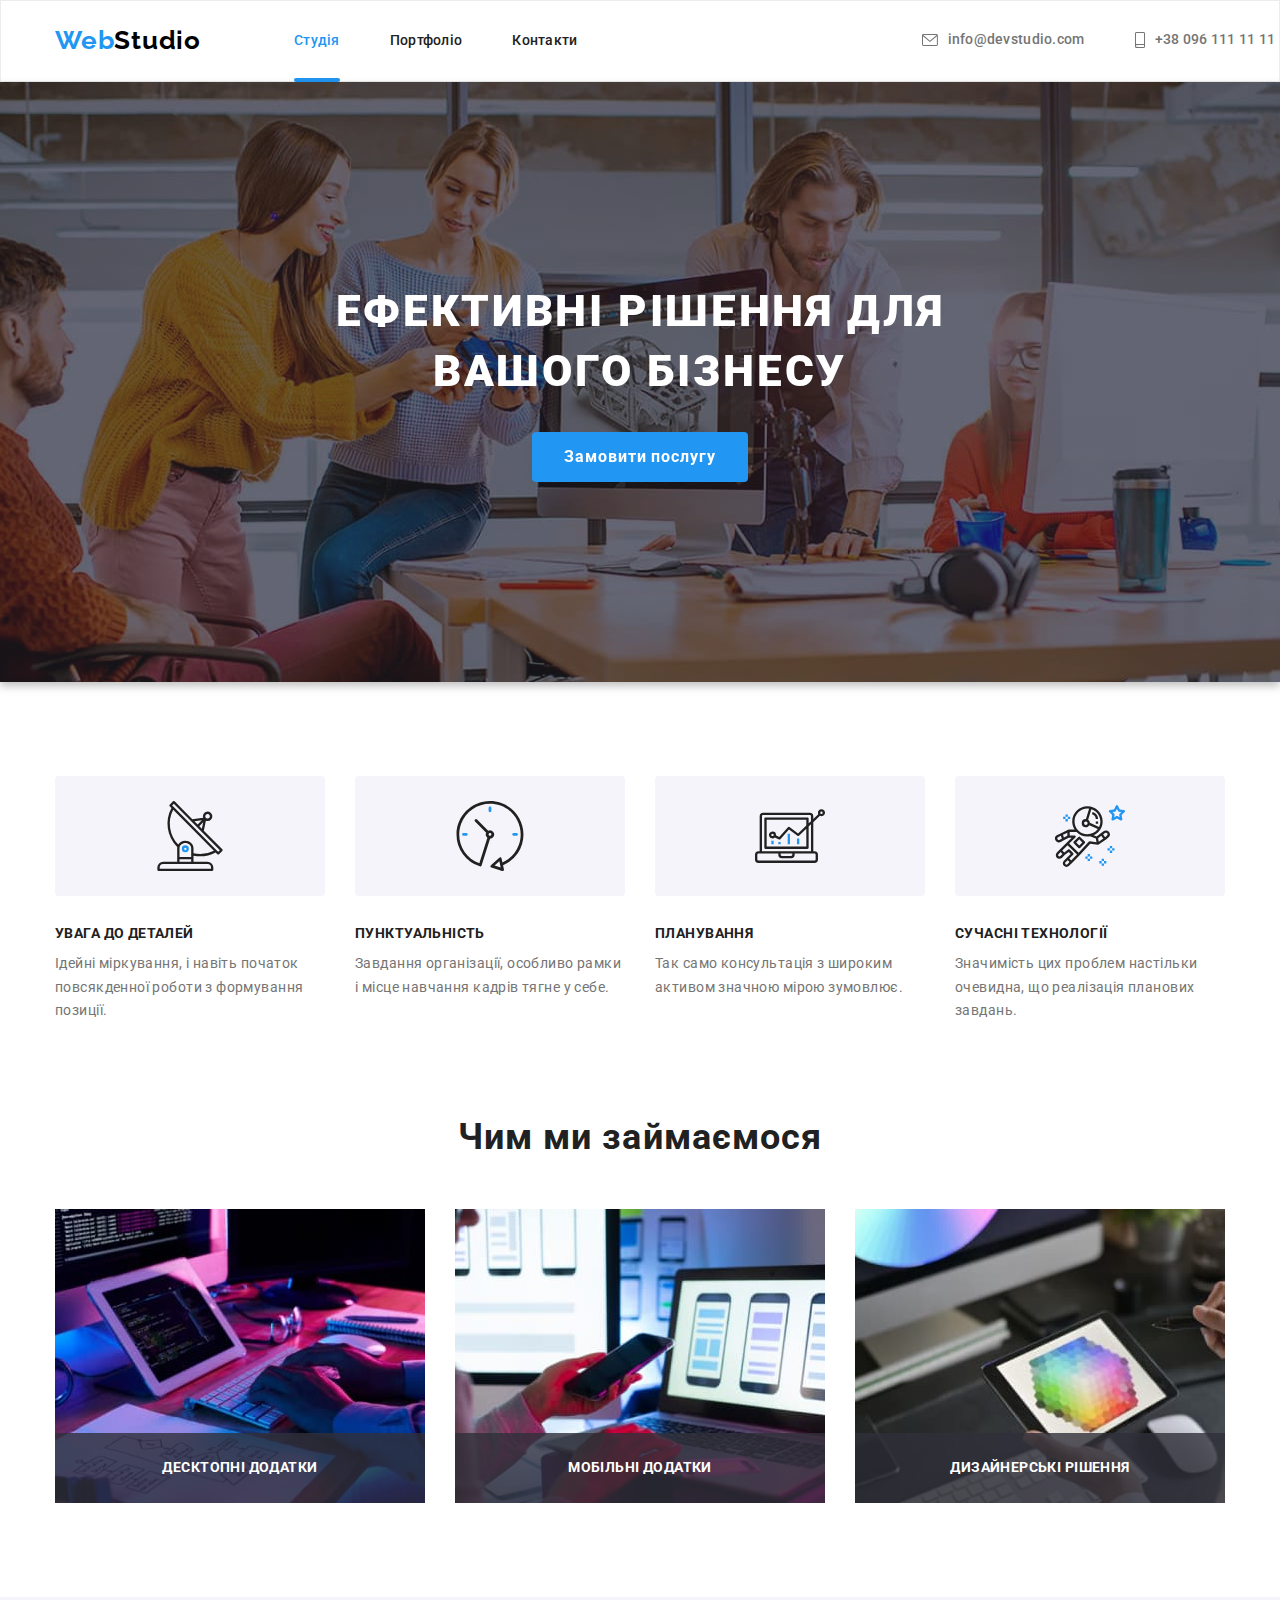
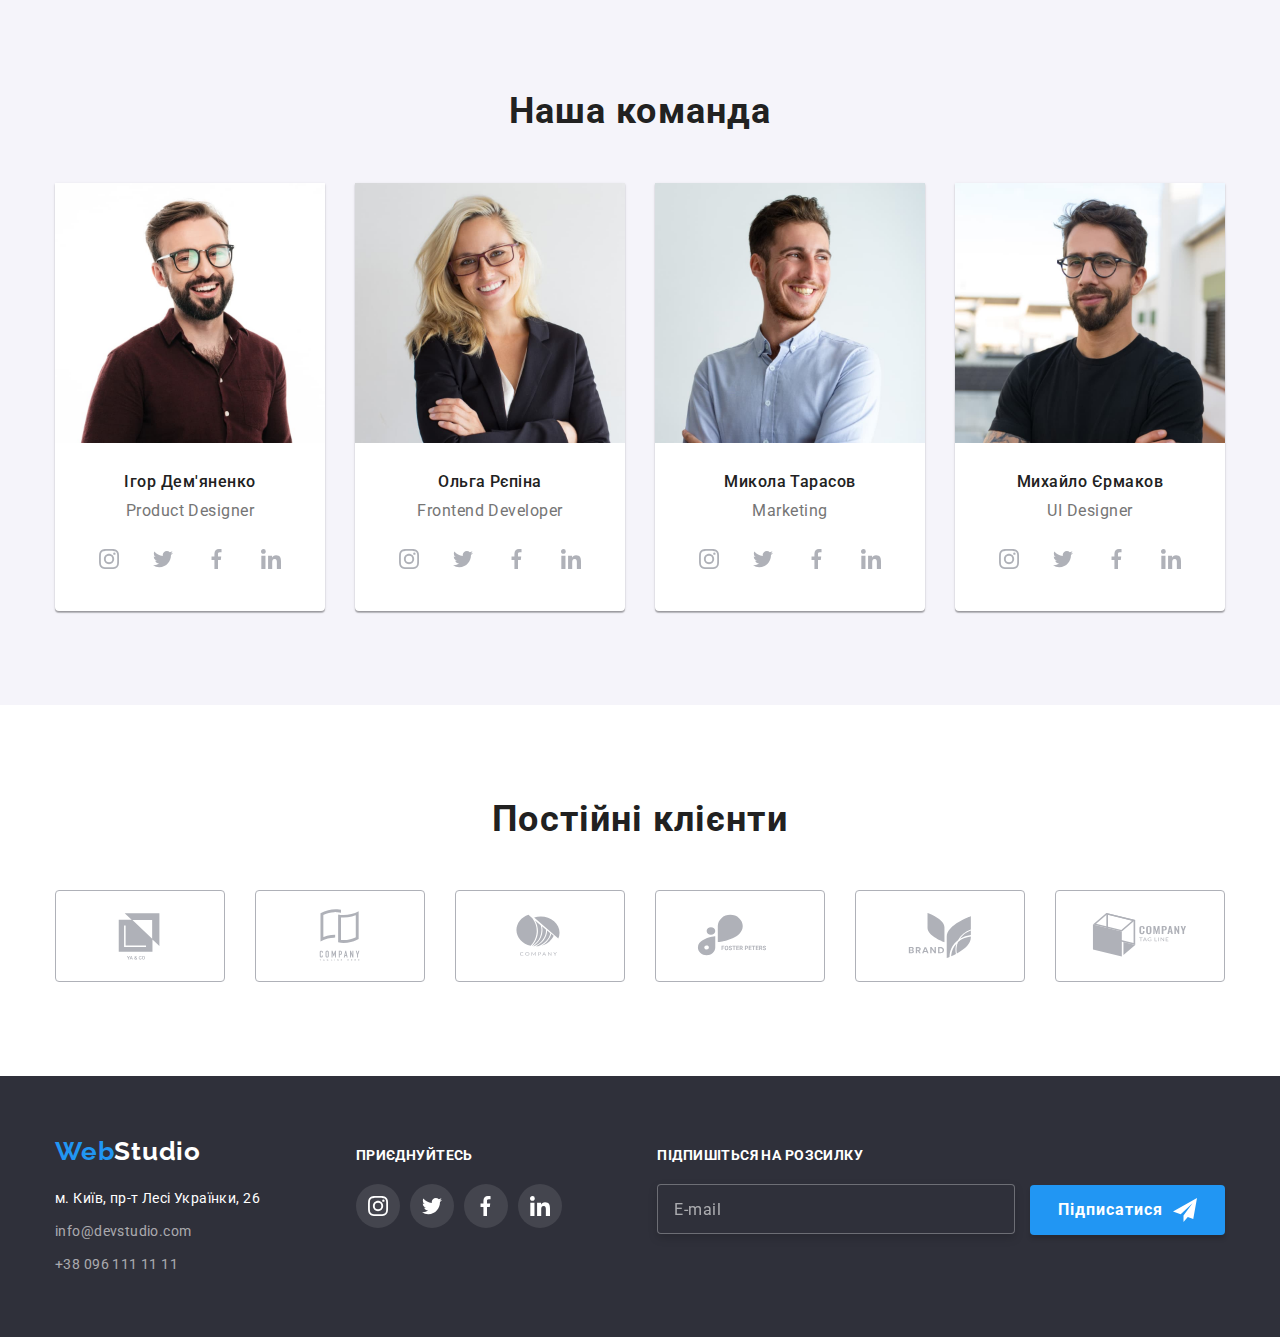
<file: index.html>
<!DOCTYPE html>
<html lang="uk">
  <head>
    <meta charset="UTF-8" />
    <meta http-equiv="X-UA-Compatible" content="IE=edge" />
    <meta name="viewport" content="width=device-width, initial-scale=1.0" />
    <title>Студія</title>
    <link rel="preconnect" href="https://fonts.googleapis.com" />
    <link rel="preconnect" href="https://fonts.gstatic.com" crossorigin />
    <link
      href="https://fonts.googleapis.com/css2?family=Raleway:wght@700&family=Roboto:wght@400;500;700;900&display=swap"
      rel="stylesheet"
    />
    <link
      rel="stylesheet"
      href="https://cdnjs.cloudflare.com/ajax/libs/modern-normalize/1.0.0/modern-normalize.min.css"
    />
    <link rel="stylesheet" href="./css/main.min.css" />
  </head>
  <body>
    <!--Шапка-->
    <header class="page__header">
      <!--Логотип-->
      <!--Навігація-->
      <div class="container container__header">
        <nav class="header__navigation">
          <a href="./index.html" class="header__logo"
            ><span class="web__logo">Web</span>Studio</a
          >
          <ul class="header__menu">
            <li>
              <a href="./index.html" class="header__link current">Студія</a>
            </li>
            <li>
              <a href="./portfolio.html" class="header__link">Портфоліо</a>
            </li>
            <li><a href="" class="header__link">Контакти</a></li>
          </ul>
        </nav>
        <!--Контакти-->
        <ul class="contacts__menu">
          <!--Посилання на email адресу-->
          <li>
            <a href="mailto:info@devstudio.com" class="contacts__link">
              <svg class="contacts__icon" width="16px" height="12px">
                <use href="./images/sprite.svg#envelope"></use>
              </svg>
              info@devstudio.com</a
            >
          </li>
          <!--Посилання на номер телефону-->
          <li>
            <a href="tel:+380961111111" class="contacts__link">
              <svg class="contacts__icon" width="10px" height="16px">
                <use href="./images/sprite.svg#smartphone"></use>
              </svg>
              +38 096 111 11 11</a
            >
          </li>
        </ul>
      </div>
    </header>
    <main class="main">
      <section class="section section__hero">
        <!--Герой-->
        <div class="container">
          <h1 class="hero__title">ЕФЕКТИВНІ РІШЕННЯ ДЛЯ ВАШОГО БІЗНЕСУ</h1>
          <button
            type="button"
            name="request-our-service"
            class="hero__button"
            data-modal-open
          >
            Замовити послугу
          </button>
        </div>
      </section>
      <!--Особливості-->
      <section class="section">
        <div class="container">
          <h2 class="visually__hidden">Особливості</h2>
          <ul class="peculiarities__list">
            <li class="peculiarities__item">
              <h3 class="peculiarities__title">УВАГА ДО ДЕТАЛЕЙ</h3>
              <p class="peculiarities__text">
                Ідейні міркування, і навіть початок повсякденної роботи з
                формування позиції.
              </p>
            </li>
            <li class="peculiarities__item">
              <h3 class="peculiarities__title">ПУНКТУАЛЬНІСТЬ</h3>
              <p class="peculiarities__text">
                Завдання організації, особливо рамки і місце навчання кадрів
                тягне у себе.
              </p>
            </li>
            <li class="peculiarities__item">
              <h3 class="peculiarities__title">ПЛАНУВАННЯ</h3>
              <p class="peculiarities__text">
                Так само консультація з широким активом значною мірою зумовлює.
              </p>
            </li>
            <li class="peculiarities__item">
              <h3 class="peculiarities__title">СУЧАСНІ ТЕХНОЛОГІЇ</h3>
              <p class="peculiarities__text">
                Значимість цих проблем настільки очевидна, що реалізація
                планових завдань.
              </p>
            </li>
          </ul>
        </div>
      </section>
      <!--Діяльність-->
      <section class="section section__activities">
        <div class="container">
          <h2 class="section__title">Чим ми займаємося</h2>
          <ul class="activities__list">
            <li>
              <div class="activities__thumb">
                <img
                  src="./images/desktop-apps.jpg"
                  alt="Десктопні додатки"
                  width="370"
                  class="activities__photo"
                />
                <div class="activities__actions">
                  <h3 class="activities__title">ДЕСКТОПНІ ДОДАТКИ</h3>
                </div>
              </div>
            </li>
            <li>
              <div class="activities__thumb">
                <img
                  src="./images/mobile-apps.jpg"
                  alt="Мобільні додатки"
                  width="370"
                  class="activities__photo"
                />
                <div class="activities__actions">
                  <h3 class="activities__title">МОБІЛЬНІ ДОДАТКИ</h3>
                </div>
              </div>
            </li>
            <li>
              <div class="activities__thumb">
                <img
                  src="./images/design-solutions.jpg"
                  alt="Дизайнерські рішення"
                  width="370"
                  class="activitie__-photo"
                />
                <div class="activities__actions">
                  <h3 class="activities__title">ДИЗАЙНЕРСЬКІ РІШЕННЯ</h3>
                </div>
              </div>
            </li>
          </ul>
        </div>
      </section>
      <!--Наша команда-->
      <section class="section section__team">
        <div class="container">
          <h2 class="section__title">Наша команда</h2>
          <ul class="team__list">
            <li class="team__card">
              <img
                src="./images/christopher-walker.jpg"
                alt="Ігор Дем'яненко"
                width="270"
                class="employee-photo"
              />
              <div class="team__thumb">
                <h3 class="team__employee">Ігор Дем'яненко</h3>
                <p lang="en" class="team__position">Product Designer</p>
                <ul class="joinus__employee">
                  <li class="joinus__item">
                    <a href="" class="joinus__link">
                      <svg class="joinus__icon">
                        <use href="./images/sprite.svg#instagram"></use>
                      </svg>
                    </a>
                  </li>
                  <li class="joinus__item">
                    <a href="" class="joinus__link">
                      <svg class="joinus__icon">
                        <use href="./images/sprite.svg#twitter"></use>
                      </svg>
                    </a>
                  </li>
                  <li class="joinus__item">
                    <a href="" class="joinus__link">
                      <svg class="joinus__icon">
                        <use href="./images/sprite.svg#facebook"></use>
                      </svg>
                    </a>
                  </li>
                  <li class="joinus__item">
                    <a href="" class="joinus__link">
                      <svg class="joinus__icon">
                        <use href="./images/sprite.svg#linkedin"></use>
                      </svg>
                    </a>
                  </li>
                </ul>
              </div>
            </li>
            <li class="team__card">
              <img
                src="./images/kylie-evans.jpg"
                alt="Ольга Рєпіна"
                width="270"
                class="employee-photo"
              />
              <div class="team__thumb">
                <h3 class="team__employee">Ольга Рєпіна</h3>
                <p lang="en" class="team__position">Frontend Developer</p>
                <ul class="joinus__employee">
                  <li class="joinus__item">
                    <a href="" class="joinus__link">
                      <svg class="joinus__icon" width="44px" height="44px">
                        <use
                          href="./images/sprite.svg#instagram"
                          width="20"
                          height="20"
                        ></use>
                      </svg>
                    </a>
                  </li>
                  <li class="joinus__item">
                    <a href="" class="joinus__link">
                      <svg class="joinus__icon" width="44" height="44">
                        <use
                          href="./images/sprite.svg#twitter"
                          width="20"
                          height="20"
                        ></use>
                      </svg>
                    </a>
                  </li>
                  <li class="joinus__item">
                    <a href="" class="joinus__link">
                      <svg class="joinus__icon" width="44" height="44">
                        <use
                          href="./images/sprite.svg#facebook"
                          width="20"
                          height="20"
                        ></use>
                      </svg>
                    </a>
                  </li>
                  <li class="joinus__item">
                    <a href="" class="joinus__link">
                      <svg class="joinus__icon" width="44" height="44">
                        <use
                          href="./images/sprite.svg#linkedin"
                          width="20"
                          height="20"
                        ></use>
                      </svg>
                    </a>
                  </li>
                </ul>
              </div>
            </li>
            <li class="team__card">
              <img
                src="./images/ryan-harris.jpg"
                alt="Микола Тарасов"
                width="270"
                class="employee-photo"
              />
              <div class="team__thumb">
                <h3 class="team__employee">Микола Тарасов</h3>
                <p lang="en" class="team__position">Marketing</p>
                <ul class="joinus__employee">
                  <li class="joinus__item">
                    <a href="" class="joinus__link">
                      <svg class="joinus__icon" width="44px" height="44px">
                        <use
                          href="./images/sprite.svg#instagram"
                          width="20"
                          height="20"
                        ></use>
                      </svg>
                    </a>
                  </li>
                  <li class="joinus__item">
                    <a href="" class="joinus__link">
                      <svg class="joinus__icon" width="44" height="44">
                        <use
                          href="./images/sprite.svg#twitter"
                          width="20"
                          height="20"
                        ></use>
                      </svg>
                    </a>
                  </li>
                  <li class="joinus__item">
                    <a href="" class="joinus__link">
                      <svg class="joinus__icon" width="44" height="44">
                        <use
                          href="./images/sprite.svg#facebook"
                          width="20"
                          height="20"
                        ></use>
                      </svg>
                    </a>
                  </li>
                  <li class="joinus__item">
                    <a href="" class="joinus__link">
                      <svg class="joinus__icon" width="44" height="44">
                        <use
                          href="./images/sprite.svg#linkedin"
                          width="20"
                          height="20"
                        ></use>
                      </svg>
                    </a>
                  </li>
                </ul>
              </div>
            </li>
            <li class="team__card">
              <img
                src="./images/tyler-moore.jpg"
                alt="Михайло Єрмаков"
                width="270"
                class="employee-photo"
              />
              <div class="team__thumb">
                <h3 class="team__employee">Михайло Єрмаков</h3>
                <p lang="en" class="team__position">UI Designer</p>
                <ul class="joinus__employee">
                  <li class="joinus__item">
                    <a href="" class="joinus__link">
                      <svg class="joinus__icon" width="44px" height="44px">
                        <use
                          href="./images/sprite.svg#instagram"
                          width="20"
                          height="20"
                        ></use>
                      </svg>
                    </a>
                  </li>
                  <li class="joinus__item">
                    <a href="" class="joinus__link">
                      <svg class="joinus__icon" width="44" height="44">
                        <use
                          href="./images/sprite.svg#twitter"
                          width="20"
                          height="20"
                        ></use>
                      </svg>
                    </a>
                  </li>
                  <li class="joinus__item">
                    <a href="" class="joinus__link">
                      <svg class="joinus__icon" width="44" height="44">
                        <use
                          href="./images/sprite.svg#facebook"
                          width="20"
                          height="20"
                        ></use>
                      </svg>
                    </a>
                  </li>
                  <li class="joinus__item">
                    <a href="" class="joinus__link">
                      <svg class="joinus__icon" width="44" height="44">
                        <use
                          href="./images/sprite.svg#linkedin"
                          width="20"
                          height="20"
                        ></use>
                      </svg>
                    </a>
                  </li>
                </ul>
              </div>
            </li>
          </ul>
        </div>
      </section>
      <!-- Клієнти -->
      <section class="section">
        <div class="container">
          <h2 class="section__title">Постійні клієнти</h2>
          <ul class="clients__list">
            <li>
              <a href="" class="clients__link">
                <svg width="106" height="60">
                  <use href="./images/sprite.svg#yako"></use>
                </svg>
              </a>
            </li>
            <li>
              <a href="" class="clients__link">
                <svg width="106" height="60">
                  <use href="./images/sprite.svg#company"></use>
                </svg>
              </a>
            </li>
            <li>
              <a href="" class="clients__link">
                <svg width="106" height="60">
                  <use href="./images/sprite.svg#company-second"></use>
                </svg>
              </a>
            </li>
            <li>
              <a href="" class="clients__link">
                <svg width="106" height="60">
                  <use href="./images/sprite.svg#foster-peters"></use>
                </svg>
              </a>
            </li>
            <li>
              <a href="" class="clients__link">
                <svg width="106" height="60">
                  <use href="./images/sprite.svg#brand"></use>
                </svg>
              </a>
            </li>
            <li>
              <a href="" class="clients__link">
                <svg width="106" height="60">
                  <use href="./images/sprite.svg#company-third"></use>
                </svg>
              </a>
            </li>
          </ul>
        </div>
      </section>
    </main>
    <footer class="footer">
      <div class="container container__footer">
        <div class="logo-adress">
          <a href="./index.html" lang="en" class="footer__logo"
            ><span class="web__logo">Web</span>Studio</a
          >
          <address>
            <!--Адреса-->
            <ul class="footer__list">
              <li>
                <a
                  href="https://www.google.com/maps/place/%D0%B1%D1%83%D0%BB.+%D0%9B%D0%B5%D1%81%D0%B8+%D0%A3%D0%BA%D1%80%D0%B0%D0%B8%D0%BD%D0%BA%D0%B8,+26,+%D0%9A%D0%B8%D0%B5%D0%B2,+02000/@50.4265411,30.5382865,18.82z/data=!4m5!3m4!1s0x40d4cf0e033ecbe9:0x57a4dffefec77da0!8m2!3d50.4265807!4d30.5383858"
                  target="_blank"
                  rel="noopener noreferrer nofollow"
                  class="footer__adress"
                  >м. Київ, пр-т Лесі Українки, 26</a
                >
              </li>
              <!--Посилання на email адресу-->
              <li>
                <a
                  href="mailto:info@devstudio.com"
                  class="footer__contacts mail"
                  >info@devstudio.com</a
                >
              </li>
              <!--Посилання на номер телефону-->
              <li>
                <a href="tel:+380961111111" class="footer__contacts tel"
                  >+38 096 111 11 11</a
                >
              </li>
            </ul>
          </address>
        </div>
        <div class="joinus">
          <h3 class="joinus__title">ПРИЄДНУЙТЕСЬ</h3>
          <ul class="joinus__list">
            <li class="joinus__item">
              <a href="" class="footer__joinus">
                <svg class="joinus__icon">
                  <use
                    href="./images/sprite.svg#instagram"
                    width="20"
                    height="20"
                  ></use>
                </svg>
              </a>
            </li>
            <li class="joinus__item">
              <a href="" class="footer__joinus">
                <svg class="joinus__icon">
                  <use href="./images/sprite.svg#twitter"></use>
                </svg>
              </a>
            </li>
            <li class="joinus__item">
              <a href="" class="footer__joinus">
                <svg class="joinus__icon">
                  <use href="./images/sprite.svg#facebook"></use>
                </svg>
              </a>
            </li>
            <li class="joinus__item">
              <a href="" class="footer__joinus">
                <svg class="joinus__icon">
                  <use href="./images/sprite.svg#linkedin"></use>
                </svg>
              </a>
            </li>
          </ul>
        </div>
        <div>
          <form action="">
            <label>
              <h3 class="subscribe__title">ПІДПИШІТЬСЯ НА РОЗСИЛКУ</h3>
              <input
                type="email"
                name="email"
                placeholder="E-mail"
                class="subscribe__input"
              />
            </label>
            <button type="submit" class="subscribe__button">
              Підписатися<svg class="subscribe__icon">
                <use href="./images/icons.svg#icon-send"></use>
              </svg>
            </button>
          </form>
        </div>
      </div>
    </footer>
    <div class="backdrop is-hidden" data-modal>
      <div class="modal">
        <button type="button" class="close__button" data-modal-close>
          <svg class="close__icon">
            <use href="./images/cross.svg#cross"></use>
          </svg>
        </button>
        <h3 class="modal__title">Залиште свої дані, ми вам передзвонимо</h3>
        <form>
          <label class="label__form">
            <span class="modal__formtitle">Ім'я</span>
            <div class="modal__field">
              <input
                type="text"
                name="username"
                placeholder=""
                class="modal__form"
              />
              <svg class="modal__icon">
                <use href="./images/icons.svg#person-black"></use>
              </svg>
            </div>
          </label>
          <label class="label__form">
            <span class="modal__formtitle">Телефон</span>
            <div class="modal__field">
              <input
                type="tel"
                name="phone_number"
                placeholder=""
                class="modal__form"
              />
              <svg class="modal__icon">
                <use href="./images/icons.svg#phone-black"></use>
              </svg>
            </div>
          </label>
          <label class="label__form">
            <span class="modal__formtitle">Пошта</span>
            <div class="modal__field">
              <input
                type="email"
                name="email"
                placeholder=""
                class="modal__form"
              />
              <svg class="modal__icon">
                <use href="./images/icons.svg#email-black"></use>
              </svg>
            </div>
          </label>
          <label class="label__comment">
            <span class="modal__formtitle">Коментар</span>
            <textarea
              name="comment"
              rows="7"
              class="modal__comment"
              placeholder="Введіть текст"
            ></textarea>
          </label>
          <label class="modal__chekbox">
            <input
              type="checkbox"
              name="topic"
              value="Погоджуюся з розсилкою та приймаю Умови договору"
              class="chekbox"
            />
            <svg class="chekbox__icon">
              <use></use>
            </svg>
            <p class="checkbox__text">
              Погоджуюся з розсилкою та приймаю
              <a href="" class="checkbox__agreement">Умови договору</a>
            </p>
          </label>
          <button type="submit" class="modal__button">Відправити</button>
        </form>
      </div>
    </div>
    <script src="./js/modal.js"></script>
  </body>
</html>
</file>
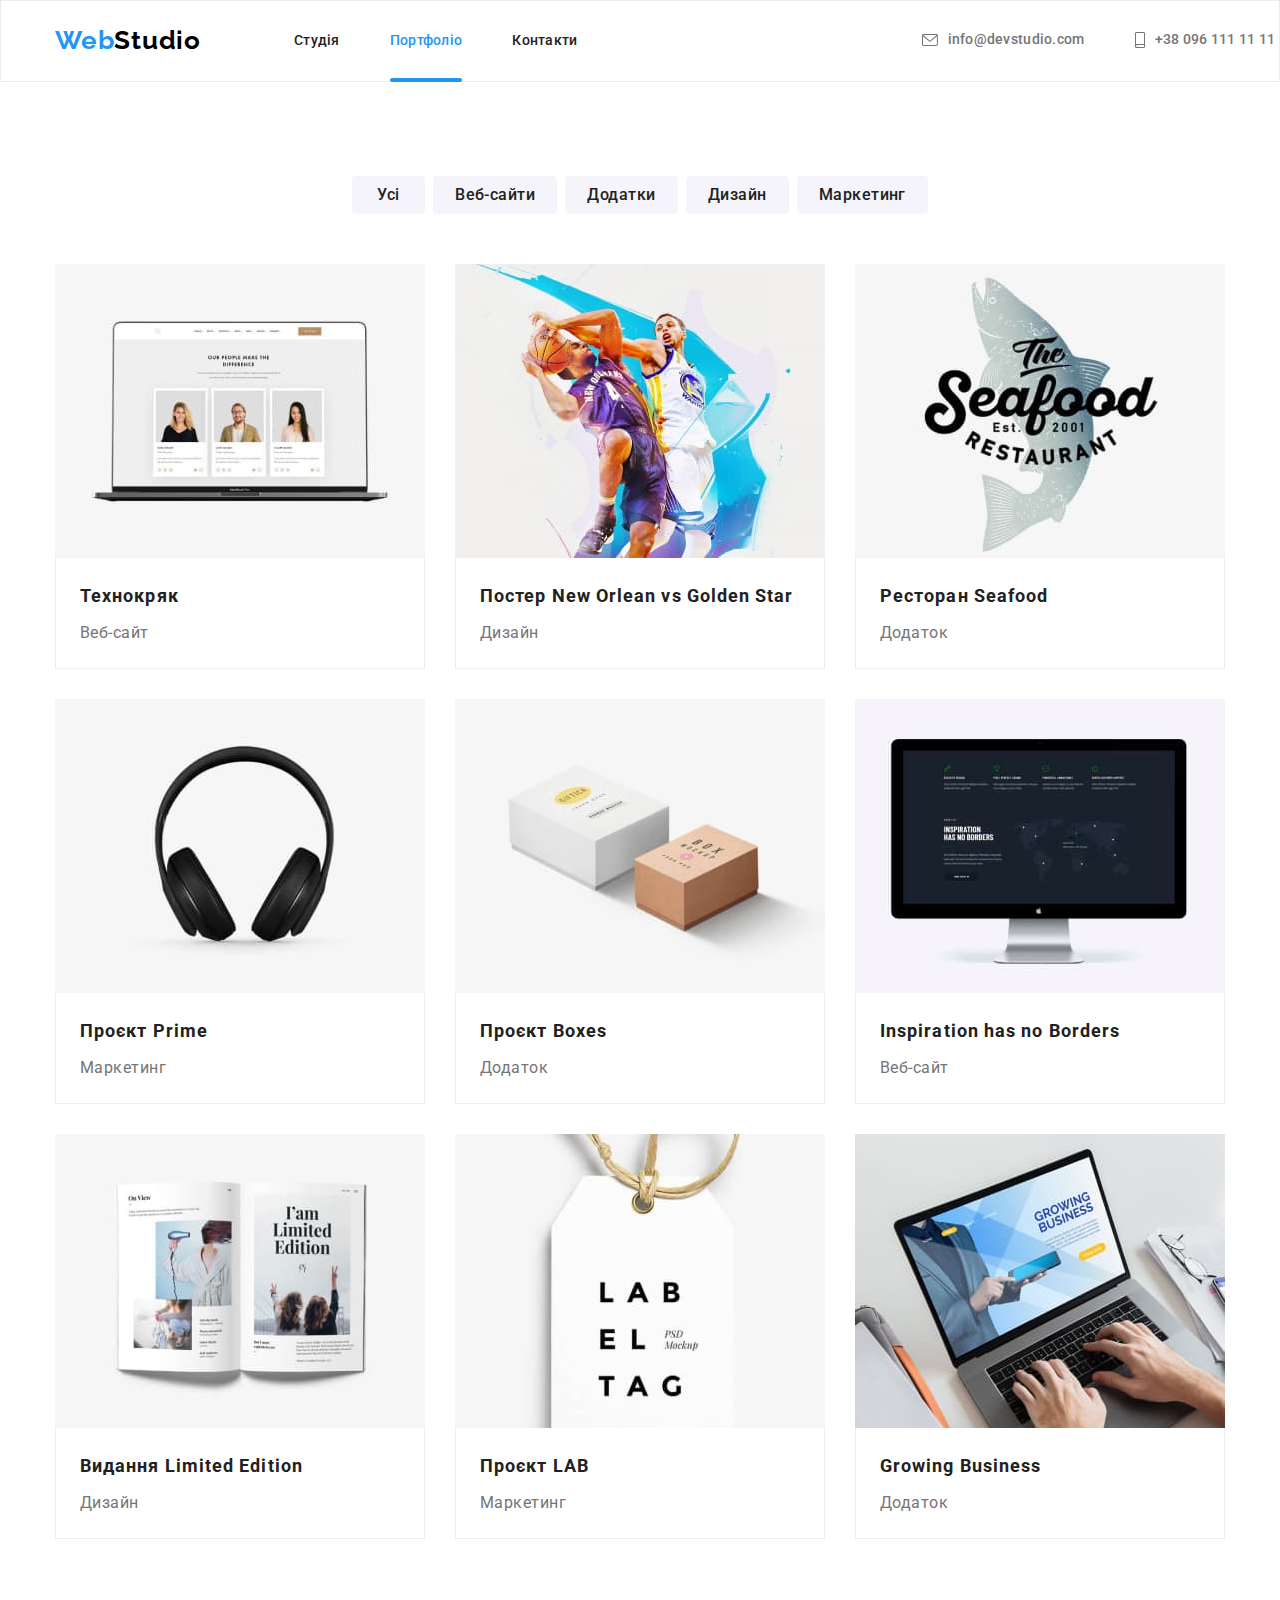
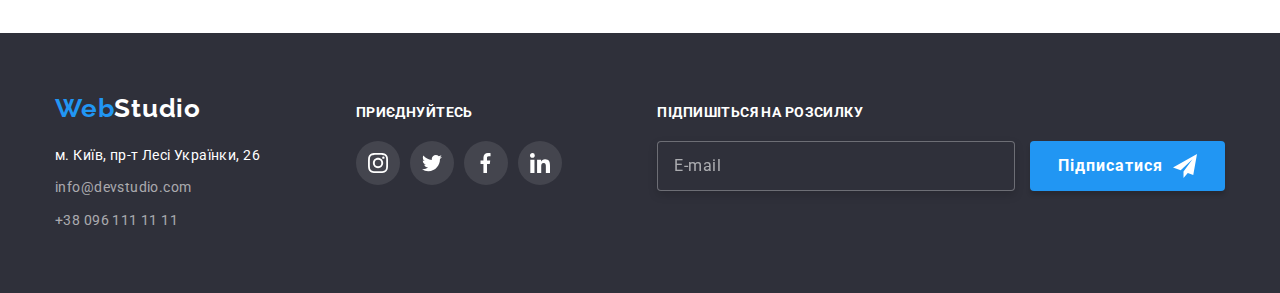
<file: portfolio.html>
<!DOCTYPE html>
<html lang="uk">
  <head>
    <meta charset="UTF-8" />
    <meta http-equiv="X-UA-Compatible" content="IE=edge" />
    <meta name="viewport" content="width=device-width, initial-scale=1.0" />
    <title>Студія</title>
    <link rel="preconnect" href="https://fonts.googleapis.com" />
    <link rel="preconnect" href="https://fonts.gstatic.com" crossorigin />
    <link
      href="https://fonts.googleapis.com/css2?family=Raleway:wght@700&family=Roboto:wght@400;500;700;900&display=swap"
      rel="stylesheet"
    />
    <link
      rel="stylesheet"
      href="https://cdnjs.cloudflare.com/ajax/libs/modern-normalize/1.0.0/modern-normalize.min.css"
    />
    <link rel="stylesheet" href="./css/main.min.css" />
  </head>
  <body>
    <!--Шапка-->
    <header class="page__header">
      <!--Логотип-->
      <!--Навігація-->
      <div class="container container__header">
        <nav class="header__navigation">
          <a href="./index.html" class="header__logo"
            ><span class="web__logo">Web</span>Studio</a
          >
          <ul class="header__menu">
            <li>
              <a href="./index.html" class="header__link">Студія</a>
            </li>
            <li>
              <a href="./portfolio.html" class="header__link current">Портфоліо</a>
            </li>
            <li><a href="" class="header__link">Контакти</a></li>
          </ul>
        </nav>
        <!--Контакти-->
        <ul class="contacts__menu">
          <!--Посилання на email адресу-->
          <li>
            <a href="mailto:info@devstudio.com" class="contacts__link">
              <svg class="contacts__icon" width="16px" height="12px">
                <use href="./images/sprite.svg#envelope"></use>
              </svg>
              info@devstudio.com</a
            >
          </li>
          <!--Посилання на номер телефону-->
          <li>
            <a href="tel:+380961111111" class="contacts__link">
              <svg class="contacts__icon" width="10px" height="16px">
                <use href="./images/sprite.svg#smartphone"></use>
              </svg>
              +38 096 111 11 11</a
            >
          </li>
        </ul>
      </div>
    </header>
    <!-- Мейн-головна частина -->
    <main>
      <!--Фільтри-->
      <section class="section portfolio">
        <div class="container">
          <h1 class="visually__hidden">Фільтри</h1>
          <ul class="filters__list">
            <li>
              <button type="button" name="Усі" class="filters__button">
                Усі
              </button>
            </li>
            <li>
              <button type="button" name="Веб-сайти" class="filters__button">
                Веб-сайти
              </button>
            </li>
            <li>
              <button type="button" name="Додатки" class="filters__button">
                Додатки
              </button>
            </li>
            <li>
              <button type="button" name="Дизайн" class="filters__button">
                Дизайн
              </button>
            </li>
            <li>
              <button type="button" name="Маркетинг" class="filters__button">
                Маркетинг
              </button>
            </li>
          </ul>
          <!--Проекты-->
          <ul class="products__list">
            <li class="products__card">
              <a href="" class="products__link">
                <div class="products__thumb">
                  <img
                    src="./images/technoduck.jpg"
                    alt="Технокряк"
                    width="370"
                    class="product-photo"
                  />
                  <div class="products__overlay">
                    <p class="overlay__text">
                      Ресурс пропонує комплексні пропозиції з різним рівнем
                      функціоналу та сервісів. Все це дозволить відвідувачу
                      отримати вичерпні відомості про компанію чи приватну
                      особу.
                    </p>
                  </div>
                </div>
                <div class="products__info">
                  <h3 class="products__name">Технокряк</h3>
                  <p class="products__text">Веб-сайт</p>
                </div>
              </a>
            </li>
            <li class="products__card">
              <a href="" class="products__link">
                <div class="products__thumb">
                  <img
                    src="./images/poster-new-orlean-vs-golden-star.jpg"
                    alt="Постер"
                    width="370"
                    class="product-photo"
                  />
                  <div class="products__overlay">
                    <p class="overlay__text">
                      Ресурс пропонує комплексні пропозиції з різним рівнем
                      функціоналу та сервісів. Все це дозволить відвідувачу
                      отримати вичерпні відомості про компанію чи приватну
                      особу.
                    </p>
                  </div>
                </div>
                <div class="products__info">
                  <h3 class="products__name">
                    Постер <span lang="en">New Orlean vs Golden Star</span>
                  </h3>
                  <p class="products__text">Дизайн</p>
                </div>
              </a>
            </li>
            <li class="products__card">
              <a href="" class="products__link">
                <div class="products__thumb">
                  <img
                    src="./images/seafood-restaurant.jpg"
                    alt="Ресторан"
                    width="370"
                    class="product-photo"
                  />
                  <div class="products__overlay">
                    <p class="overlay__text">
                      Ресурс пропонує комплексні пропозиції з різним рівнем
                      функціоналу та сервісів. Все це дозволить відвідувачу
                      отримати вичерпні відомості про компанію чи приватну
                      особу.
                    </p>
                  </div>
                </div>
                <div class="products__info">
                  <h3 class="products__name">
                    Ресторан <span lang="en">Seafood</span>
                  </h3>
                  <p class="products__text">Додаток</p>
                </div>
              </a>
            </li>
            <li class="products__card">
              <a href="" class="products__link">
                <div class="products__thumb">
                  <img
                    src="./images/project-prime.jpg"
                    alt="Проєкт Прайм"
                    width="370"
                    class="product-photo"
                  />
                  <div class="products__overlay">
                    <p class="overlay__text">
                      Ресурс пропонує комплексні пропозиції з різним рівнем
                      функціоналу та сервісів. Все це дозволить відвідувачу
                      отримати вичерпні відомості про компанію чи приватну
                      особу.
                    </p>
                  </div>
                </div>
                <div class="products__info">
                  <h3 class="products__name">
                    Проєкт <span lang="en">Prime</span>
                  </h3>
                  <p class="products__text">Маркетинг</p>
                </div>
              </a>
            </li>
            <li class="products__card">
              <a href="" class="products__link">
                <div class="products__thumb">
                  <img
                    src="./images/project-boxes.jpg"
                    alt="Проєкт Боксес"
                    width="370"
                    class="product-photo"
                  />
                  <div class="products__overlay">
                    <p class="overlay__text">
                      Ресурс пропонує комплексні пропозиції з різним рівнем
                      функціоналу та сервісів. Все це дозволить відвідувачу
                      отримати вичерпні відомості про компанію чи приватну
                      особу.
                    </p>
                  </div>
                </div>
                <div class="products__info">
                  <h3 class="products__name">
                    Проєкт <span lang="en">Boxes</span>
                  </h3>
                  <p class="products__text">Додаток</p>
                </div>
              </a>
            </li>
            <li class="products__card">
              <a href="" class="products__link">
                <div class="products__thumb">
                  <img
                    src="./images/inspiration-has-no-borders.jpg"
                    alt="Натхнення не має кордонів"
                    width="370"
                    class="product-photo"
                  />
                  <div class="products__overlay">
                    <p class="overlay__text">
                      Ресурс пропонує комплексні пропозиції з різним рівнем
                      функціоналу та сервісів. Все це дозволить відвідувачу
                      отримати вичерпні відомості про компанію чи приватну
                      особу.
                    </p>
                  </div>
                </div>
                <div class="products__info">
                  <h3 class="products__name" lang="en">
                    Inspiration has no Borders
                  </h3>
                  <p class="products__text">Веб-сайт</p>
                </div>
              </a>
            </li>
            <li class="products__card">
              <a href="" class="products__link">
                <div class="products__thumb">
                  <img
                    src="./images/limited-edition.jpg"
                    alt="Видання"
                    width="370"
                    class="product-photo"
                  />
                  <div class="products__overlay">
                    <p class="overlay__text">
                      Ресурс пропонує комплексні пропозиції з різним рівнем
                      функціоналу та сервісів. Все це дозволить відвідувачу
                      отримати вичерпні відомості про компанію чи приватну
                      особу.
                    </p>
                  </div>
                </div>
                <div class="products__info">
                  <h3 class="products__name">
                    Видання <span lang="en">Limited Edition</span>
                  </h3>
                  <p class="products__text">Дизайн</p>
                </div>
              </a>
            </li>
            <li class="products__card">
              <a href="" class="products__link">
                <div class="products__thumb">
                  <img
                    src="./images/project-lab.jpg"
                    alt="Проєкт ЛАБ"
                    width="370"
                    class="product-photo"
                  />
                  <div class="products__overlay">
                    <p class="overlay__text">
                      Ресурс пропонує комплексні пропозиції з різним рівнем
                      функціоналу та сервісів. Все це дозволить відвідувачу
                      отримати вичерпні відомості про компанію чи приватну
                      особу.
                    </p>
                  </div>
                </div>
                <div class="products__info">
                  <h3 class="products__name">
                    Проєкт <span lang="en">LAB</span>
                  </h3>
                  <p class="products__text">Маркетинг</p>
                </div>
              </a>
            </li>
            <li class="products__card">
              <a href="" class="products__link">
                <div class="products__thumb">
                  <img
                    src="./images/growing-business.jpg"
                    alt="Зростаючий Бізнес"
                    width="370"
                    class="product-photo"
                  />
                  <div class="products__overlay">
                    <p class="overlay__text">
                      Ресурс пропонує комплексні пропозиції з різним рівнем
                      функціоналу та сервісів. Все це дозволить відвідувачу
                      отримати вичерпні відомості про компанію чи приватну
                      особу.
                    </p>
                  </div>
                </div>
                <div class="products__info">
                  <h3 class="products__name" lang="en">Growing Business</h3>
                  <p class="products__text">Додаток</p>
                </div>
              </a>
            </li>
          </ul>
        </div>
      </section>
    </main>
    <footer class="footer">
      <div class="container container__footer">
        <div class="logo-adress">
          <a href="./index.html" lang="en" class="footer__logo"
            ><span class="web__logo">Web</span>Studio</a
          >
          <address>
            <!--Адреса-->
            <ul class="footer__list">
              <li>
                <a
                  href="https://www.google.com/maps/place/%D0%B1%D1%83%D0%BB.+%D0%9B%D0%B5%D1%81%D0%B8+%D0%A3%D0%BA%D1%80%D0%B0%D0%B8%D0%BD%D0%BA%D0%B8,+26,+%D0%9A%D0%B8%D0%B5%D0%B2,+02000/@50.4265411,30.5382865,18.82z/data=!4m5!3m4!1s0x40d4cf0e033ecbe9:0x57a4dffefec77da0!8m2!3d50.4265807!4d30.5383858"
                  target="_blank"
                  rel="noopener noreferrer nofollow"
                  class="footer__adress"
                  >м. Київ, пр-т Лесі Українки, 26</a
                >
              </li>
              <!--Посилання на email адресу-->
              <li>
                <a
                  href="mailto:info@devstudio.com"
                  class="footer__contacts mail"
                  >info@devstudio.com</a
                >
              </li>
              <!--Посилання на номер телефону-->
              <li>
                <a href="tel:+380961111111" class="footer__contacts tel"
                  >+38 096 111 11 11</a
                >
              </li>
            </ul>
          </address>
        </div>
        <div class="joinus">
          <h3 class="joinus__title">ПРИЄДНУЙТЕСЬ</h3>
          <ul class="joinus__list">
            <li class="joinus__item">
              <a href="" class="footer__joinus">
                <svg class="joinus__icon">
                  <use
                    href="./images/sprite.svg#instagram"
                    width="20"
                    height="20"
                  ></use>
                </svg>
              </a>
            </li>
            <li class="joinus__item">
              <a href="" class="footer__joinus">
                <svg class="joinus__icon">
                  <use href="./images/sprite.svg#twitter"></use>
                </svg>
              </a>
            </li>
            <li class="joinus__item">
              <a href="" class="footer__joinus">
                <svg class="joinus__icon">
                  <use href="./images/sprite.svg#facebook"></use>
                </svg>
              </a>
            </li>
            <li class="joinus__item">
              <a href="" class="footer__joinus">
                <svg class="joinus__icon">
                  <use href="./images/sprite.svg#linkedin"></use>
                </svg>
              </a>
            </li>
          </ul>
        </div>
        <div>
          <form action="">
            <label>
              <h3 class="subscribe__title">ПІДПИШІТЬСЯ НА РОЗСИЛКУ</h3>
              <input
                type="email"
                name="email"
                placeholder="E-mail"
                class="subscribe__input"
              />
            </label>
            <button type="submit" class="subscribe__button">
              Підписатися<svg class="subscribe__icon">
                <use href="./images/icons.svg#icon-send"></use>
              </svg>
            </button>
          </form>
        </div>
      </div>
    </footer>
  </body>
</html>
</file>
<file: css/main.min.css>
body{background-color:var(--background-color);font-family:"Roboto","Raleway","sans-serif";color:var(--title-color);font-size:14px}:root{--title-color: #212121;--text-color: #757575;--hover-link-color: #2196f3;--button-text-color: #ffffff;--logo-color-blue: #2196f3;--logo-color-black: #000000;--logo-color-white: #ffffff;--hero-title-color: #ffffff;--background-color: #ffffff;--background-color-footer: #2f303a;--background-color-hero: #2f303a;--background-color-button: #2196f3;--team-card-color: #ffffff;--footer-contacts-color: rgba(255, 255, 255, 0.6);--section-block-grey: #f5f4fa;--products-card-bcg: #eeeeee;--circle-footer-color: rgba(255, 255, 255, 0.1);--icon-color: #afb1b8;--icon-background-footer: rgba(255, 255, 255, 0.1);--product-overlay-color: rgba(33, 150, 243, 0.9);--timing-function: cubic-bezier(0.4, 0, 0.2, 1);--transition-timing: 250ms;--backdrop-color: rgba(0, 0, 0, 0.2);--placeholder-color: rgba(255, 255, 255, 0.6);--comment-color: rgba(117, 117, 117, 0.5)}img{display:block}ul{list-style:none}svg{display:block}.visually__hidden{position:absolute;white-space:nowrap;width:1px;height:1px;overflow:hidden;border:0;padding:0;clip:rect(0 0 0 0);-webkit-clip-path:inset(50%);clip-path:inset(50%);margin:-1px}.section{padding:94px 0}.section.section__activities{padding-top:0}.section__title{font-size:36px;line-height:1.16;text-align:center;letter-spacing:.03em;margin-top:0;margin-bottom:50px}.container{margin:0 auto;width:1200px;padding:0 15px}.container.container__header{display:flex;justify-content:space-between;gap:344px}.header__logo{font-family:"Raleway";font-weight:700;font-size:26px;line-height:1.19;letter-spacing:.03em;color:var(--logo-color-black);text-decoration:none}.web__logo{color:var(--logo-color-blue)}.page__header{padding-top:24px;padding-bottom:25px;border:1px solid #ececec}.header__navigation{display:flex;align-items:center;gap:93px}.header__menu{margin:0;display:flex;gap:50px;padding:0}.header__link{position:relative;padding-bottom:34px;text-decoration:none;font-weight:500;line-height:1.14;letter-spacing:.02em;color:var(--title-color);transition:color var(--transition-timing) var(--timing-function)}.header__link:hover,.header__link:focus{color:var(--hover-link-color)}.header__link::after{content:"";position:absolute;left:0;bottom:0;opacity:0;width:100%;height:4px;border-radius:2px;background-color:var(--background-color-button);transition:opacity var(--transition-timing) var(--timing-function)}.header__link:hover::after,.header__link:focus::after{opacity:1}.header__link.current{text-decoration:none;font-weight:500;font-size:14px;line-height:1.14;letter-spacing:.02em;color:var(--hover-link-color)}.header__link.current::after{content:"";position:absolute;left:0;bottom:0;opacity:1;width:100%;height:4px;border-radius:2px;background-color:var(--background-color-button);transition:opacity var(--transition-timing) var(--timing-function)}.contacts__menu{margin:0;padding:0;display:flex;align-items:center;gap:50px}.contacts__link{text-decoration:none;font-weight:500;line-height:1.14;letter-spacing:.02em;color:var(--text-color);display:flex;align-items:center;white-space:nowrap;transition:color var(--transition-timing) var(--timing-function),fill var(--transition-timing) var(--timing-function)}.contacts__link:hover,.contacts__link:focus{color:var(--hover-link-color);fill:var(--hover-link-color)}.contacts__icon{fill:currentColor;margin:0 10px 0 0}.section__hero{background-color:var(--background-color-hero);text-align:center;padding:200px 0;margin-left:auto;margin-right:auto;height:600px;max-width:1600px;background-image:linear-gradient(to right, rgba(47, 48, 58, 0.4), rgba(47, 48, 58, 0.4)),url(../images/hero-photo.jpg);background-size:cover;background-repeat:no-repeat;background-position:center;filter:drop-shadow(0px 4px 4px rgba(0, 0, 0, 0.25))}.hero__title{font-weight:900;font-size:44px;line-height:1.36;text-align:center;letter-spacing:.06em;text-transform:uppercase;color:var(--hero-title-color);margin-bottom:30px;width:696px;margin-top:0;margin-left:auto;margin-right:auto}.hero__button{font-family:inherit;font-weight:700;font-size:16px;line-height:1.88;display:flex;align-items:center;text-align:center;letter-spacing:.06em;background-color:var(--background-color-button);color:var(--button-text-color);cursor:pointer;border-radius:4px;border:none;padding:10px 32px;min-width:216px;display:inline-block}.footer{background-color:var(--background-color-footer);padding:60px 0}.footer .container{display:flex;justify-content:space-between}.footer__logo{font-family:"Raleway";font-weight:700;font-size:26px;line-height:1.19;letter-spacing:.03em;color:var(--logo-color-white);text-decoration:none;margin:0;padding:0}.container__footer{display:flex;align-items:baseline}.footer__list{margin-top:20px;margin-bottom:0;padding:0}.footer__list li{margin-bottom:9px}.footer__list li:last-child{margin:0}.footer__adress{font-style:normal;line-height:1.7;letter-spacing:.03em;color:var(--background-color);text-decoration:none}.footer__contacts{font-style:normal;line-height:1.7;letter-spacing:.03em;color:var(--footer-contacts-color);text-decoration:none;transition:color var(--transition-timing) var(--timing-function)}.footer__contacts:hover,.footer__contacts:focus{color:var(--hover-link-color)}.joinus__title{margin:0 0 20px;width:116px;height:16px;font-weight:700;font-size:14px;line-height:1.14;color:var(--background-color);letter-spacing:.03em;vertical-align:Top}.footer__joinus{display:flex;justify-content:center;align-items:center;width:44px;height:44px;border-radius:50%;background-color:var(--icon-background-footer);fill:var(--button-text-color);transition:background-color var(--transition-timing) var(--timing-function)}.footer__joinus:hover,.footer__joinus:focus{background-color:var(--hover-link-color);border:none;fill:var(--team-card-color)}.subscribe__title{margin:0 0 20px;font-size:14px;line-height:1.14;letter-spacing:.03em;color:var(--background-color)}.subscribe__input{margin:0 12px 0 0;padding:15px 0 15px 16px;width:358px;height:50px;background-color:var(--background-color-footer);border:1px solid rgba(255,255,255,.3);border-radius:4px;filter:drop-shadow(0px 4px 4px rgba(0, 0, 0, 0.15));font-size:16px;line-height:1.25;letter-spacing:.03em;color:var(--background-color);transition:border-color var(--transition-timing) var(--timing-function)}.subscribe__input:focus{outline:none;border-color:var(--background-color-button)}.subscribe__input::-moz-placeholder{color:var(--placeholder-color)}.subscribe__input:-ms-input-placeholder{color:var(--placeholder-color)}.subscribe__input::placeholder{color:var(--placeholder-color)}.subscribe__button{margin:0;padding:10px 28px;cursor:pointer;color:var(--background-color);background-color:var(--background-color-button);font-weight:700;font-size:16px;line-height:1.87;letter-spacing:.06em;box-shadow:0px 4px 4px rgba(0,0,0,.15);border-radius:4px;border:none;display:inline-flex;align-items:center;justify-content:center}.subscribe__icon{fill:var(--background-color);width:24px;height:24px;display:inline-flex;align-items:center;justify-content:center;margin-left:10px}.activities__list{margin:0;padding:0;display:flex;gap:30px}.activities__thumb{position:relative}.activities__actions{display:flex;position:absolute;bottom:0;left:50%;transform:translate(-50%, 0)}.activities__title{margin:0;padding:27px 0;white-space:nowrap;width:370px;text-align:center;font-size:14px;line-height:1.14;letter-spacing:.03em;text-transform:uppercase;color:#fff;background-color:rgba(47,48,58,.8)}.clients__list{margin:0;padding:0;display:flex;gap:30px}.clients__link{border:#afb1b8 solid 1px;border-radius:4px;width:170px;height:92px;display:flex;align-items:center;justify-content:center;fill:var(--icon-color);transition:fill var(--transition-timing) var(--timing-function),border var(--transition-timing) var(--timing-function)}.clients__link:hover,.clients__link:focus{fill:var(--hover-link-color);border:var(--hover-link-color) solid 1px}.backdrop{position:fixed;top:0;left:0;width:100%;height:100%;background-color:var(--backdrop-color);opacity:1;visibility:visible;transition:opacity var(--transition-timing) var(--timing-function),visibility var(--transition-timing) var(--timing-function)}.backdrop.is-hidden{opacity:0;pointer-events:none;visibility:hidden}.modal{position:absolute;top:50%;left:50%;transform:translate(-50%, -50%) scale(1);transition:scale var(--transition-timing) var(--timing-function);padding:40px;min-width:528px;min-height:581px;background-color:var(--background-color);box-shadow:0px 1px 3px rgba(0,0,0,.12),0px 1px 1px rgba(0,0,0,.14),0px 2px 1px rgba(0,0,0,.2);border-radius:4px}.is-hidden .modal{transition:translate(-50%, -50%) scale(0.9)}.close__button{position:absolute;top:8px;right:8px;margin:0;padding:0;border-radius:50%;border:1px solid rgba(0,0,0,.1);background-color:var(--background-color);cursor:pointer;fill:var(--logo-color-black);width:30px;height:30px;display:flex;align-items:center;justify-content:center;transition:fill var(--transition-timing) var(--timing-function)}.close__button:hover,.close__button:focus{fill:var(--hover-link-color)}.close__icon{width:18px;height:18px}.modal__title{margin:0 0 12px 0;font-size:20px;line-height:1.15;text-align:center;letter-spacing:.03em}.modal__formtitle{display:flex;margin-bottom:4px;padding:0;font-weight:400;font-size:12px;line-height:1.16;letter-spacing:.01em;color:var(--text-color)}.modal__form{width:100%;height:40px;padding:11px 12px 11px 42px;border:1px solid rgba(33,33,33,.2);border-radius:4px;transition:border-color var(--transition-timing) var(--timing-function)}.modal__form:focus{border-color:var(--background-color-button);outline:none}.modal__form:focus+.modal__icon{fill:var(--background-color-button)}.label__form{display:block;margin-bottom:10px}.modal__field{position:relative}.modal__icon{position:absolute;top:11px;left:12px;fill:var(--title-color);width:18px;height:18px;transition:fill var(--transition-timing) var(--timing-function)}.modal__comment{margin:0 0 20px;width:100%;height:120px;padding:12px 16px;border:1px solid rgba(33,33,33,.2);border-radius:4px;resize:none;font-size:12px;line-height:1.16;letter-spacing:.01em;transition:border-color var(--transition-timing) var(--timing-function)}.modal__comment:focus{border-color:var(--background-color-button);outline:none}.modal__comment::-moz-placeholder{font-size:12px;line-height:1.16;letter-spacing:.01em;color:var(--comment-color)}.modal__comment:-ms-input-placeholder{font-size:12px;line-height:1.16;letter-spacing:.01em;color:var(--comment-color)}.modal__comment::placeholder{font-size:12px;line-height:1.16;letter-spacing:.01em;color:var(--comment-color)}.label__comment{margin-bottom:20px}.modal__chekbox{height:24px;display:flex;align-items:center;margin:0 0 30px;padding:0}.chekbox{position:absolute;white-space:nowrap;width:1px;height:1px;overflow:hidden;border:0;padding:0;clip:rect(0 0 0 0);-webkit-clip-path:inset(50%);clip-path:inset(50%);margin:-1px}.chekbox__icon{margin-right:7px;margin-left:13px;width:16px;height:15px;border:2px solid #212121;border-radius:4px}.chekbox:checked+.chekbox__icon{background-color:var(--background-color-button);background-image:url(../images/icon-check.svg);background-size:contain;background-origin:border-box;border-color:var(--background-color-button)}.checkbox__text{margin:0;padding:0;font-size:14px;line-height:1.71;letter-spacing:.03em;color:var(--text-color)}.checkbox__agreement{margin:0;padding:0;color:var(--background-color-button)}.modal__button{margin:0 auto;padding:10px 52px;background-color:var(--background-color-button);cursor:pointer;border-radius:4px;border:none;transition:box-shadow var(--transition-timing) var(--timing-function);font-weight:700;font-size:16px;line-height:1.87;letter-spacing:.06em;display:flex;align-items:center;text-align:center;color:var(--background-color)}.modal__button:hover,.modal__button:focus{box-shadow:0px 4px 4px rgba(0,0,0,.15)}.peculiarities__list{margin:0;padding:0;display:flex;gap:30px}.peculiarities__item{display:inline}.peculiarities__item::before{display:block;content:"";height:120px;background-size:70px;background-repeat:no-repeat;background-position:center;background-color:var(--section-block-grey);margin-bottom:30px;border-radius:4px}.peculiarities__item:nth-child(1)::before{background-image:url(../images/antenna.svg)}.peculiarities__item:nth-child(2)::before{background-image:url(../images/clock.svg)}.peculiarities__item:nth-child(3)::before{background-image:url(../images/diagram.svg)}.peculiarities__item:nth-child(4)::before{background-image:url(../images/astronaut.svg)}.peculiarities__title{font-size:14px;line-height:1.14;letter-spacing:.03em;text-transform:uppercase;margin-top:0;margin-bottom:10px}.peculiarities__text{font-size:14px;line-height:1.7;letter-spacing:.03em;color:var(--text-color);margin:0;width:270px}.section__team{background-color:var(--section-block-grey)}.team__list{margin:0;padding:0;display:flex;gap:30px}.team__card{background:var(--team-card-color);box-shadow:0px 1px 3px rgba(0,0,0,.12),0px 1px 1px rgba(0,0,0,.14),0px 2px 1px rgba(0,0,0,.2);border-radius:0px 0px 4px 4px}.team__employee{font-weight:500;font-size:16px;line-height:1.18;text-align:center;letter-spacing:.03em;margin-top:0;margin-bottom:10px}.team__position{font-size:16px;line-height:1.18;text-align:center;letter-spacing:.03em;color:var(--text-color);margin:0 0 16px;padding:0}.team__thumb{padding:30px 0}.joinus__employee{display:flex;justify-content:center;gap:10px;padding:0}.joinus__list{display:flex;gap:10px;align-items:center;justify-content:center;padding:0;margin:0}.joinus__item{display:flex;align-items:center;justify-content:center}.joinus__link{display:flex;justify-content:center;align-items:center;width:44px;height:44px;border-radius:50%;background-color:var(--team-card-color);fill:var(--icon-color);transition:background-color var(--transition-timing) var(--timing-function),fill var(--transition-timing) var(--timing-function)}.joinus__link:hover,.joinus__link:focus{color:var(--team-card-color);background-color:var(--hover-link-color);border:none;fill:var(--team-card-color)}.joinus__icon{width:20px;height:20px}.filters__list{margin:0 0 50px;padding:0;display:flex;justify-content:center;gap:8px}.filters__button{font-weight:500;font-size:16px;line-height:1.6;text-align:center;letter-spacing:.03em;color:var(--title-color);background-color:#f5f4fa;cursor:pointer;border-radius:4px;border:none;min-width:73px;height:38px;gap:8px;padding:6px 22px;transition:color var(--transition-timing) var(--timing-function),background-color var(--transition-timing) var(--timing-function),box-shadow var(--transition-timing) var(--timing-function)}.filters__button:hover,.filters__button:focus{font-family:inherit;color:var(--button-text-color);background-color:var(--background-color-button);box-shadow:0px 3px 1px rgba(0,0,0,.1),0px 1px 2px rgba(0,0,0,.08),0px 2px 2px rgba(0,0,0,.12)}.products__list{margin:0;padding:0;display:flex;flex-wrap:wrap;gap:30px}.products__card{background-color:var(--background-color);flex-basis:calc((100% - 60px)/3)}.products__name{font-size:18px;line-height:2;letter-spacing:.06em;color:var(--title-color);margin-top:0;margin-bottom:4px}.products__text{font-size:16px;line-height:1.87;letter-spacing:.03em;color:var(--text-color);margin:0;padding:0}.products__link{text-decoration:none;display:block;transition:box-shadow var(--transition-timing) var(--timing-function)}.products__link:hover,.products__link:focus{box-shadow:0px 1px 1px rgba(0,0,0,.12),0px 4px 4px rgba(0,0,0,.06),1px 4px 6px rgba(0,0,0,.16)}.products__link:hover .products__overlay,.products__link:focus .products__overlay{transform:translateY(0)}.products__info{margin:0;padding:20px 24px;border-top:none;border-bottom:1px solid #eee;border-left:1px solid #eee;border-right:1px solid #eee}.products__thumb{position:relative;overflow:hidden;margin:0;padding:0}.products__overlay{position:absolute;bottom:0;left:0;width:100%;height:100%;background-color:var(--product-overlay-color);transform:translateY(100%);transition:transform var(--transition-timing) var(--timing-function);padding:63px 24px}.overlay__text{margin:0;padding:0;display:flex;font-size:18px;line-height:1.5;letter-spacing:.03em;color:var(--background-color)}/*# sourceMappingURL=main.min.css.map */
</file>
